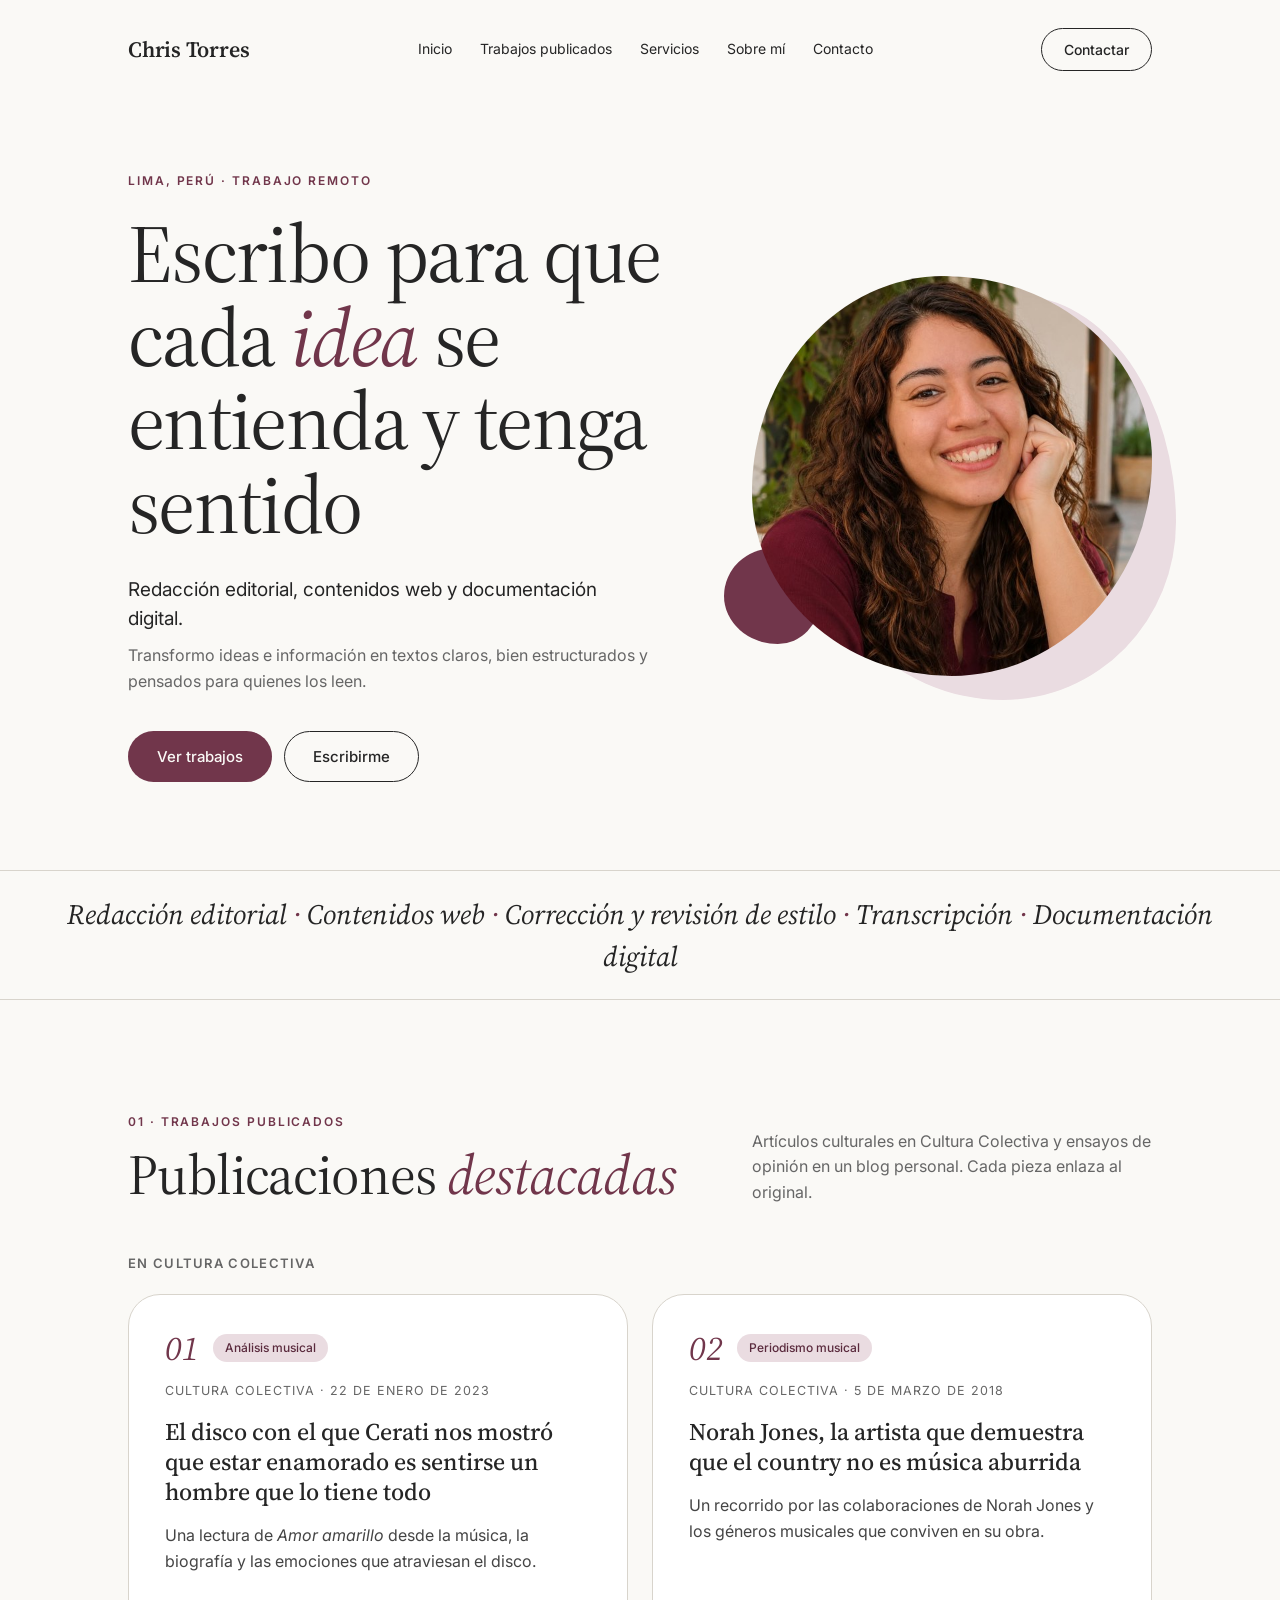
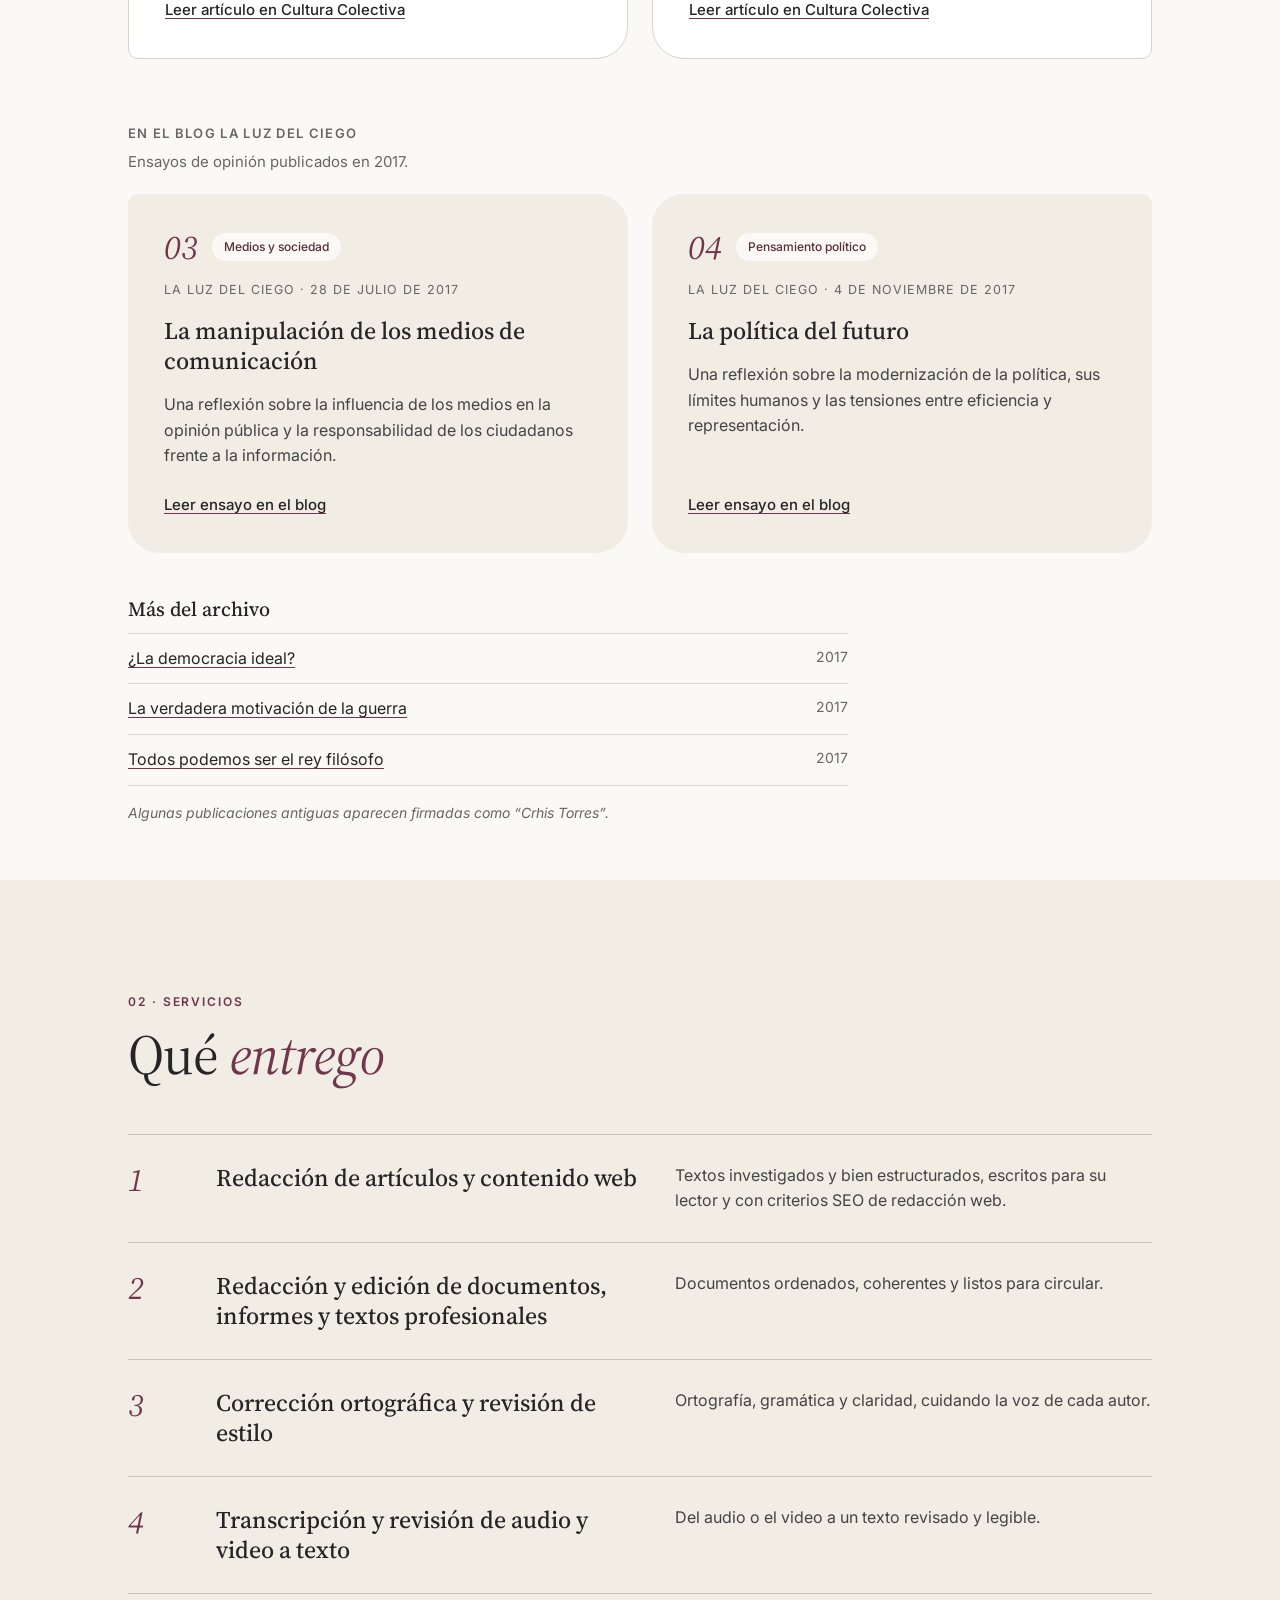
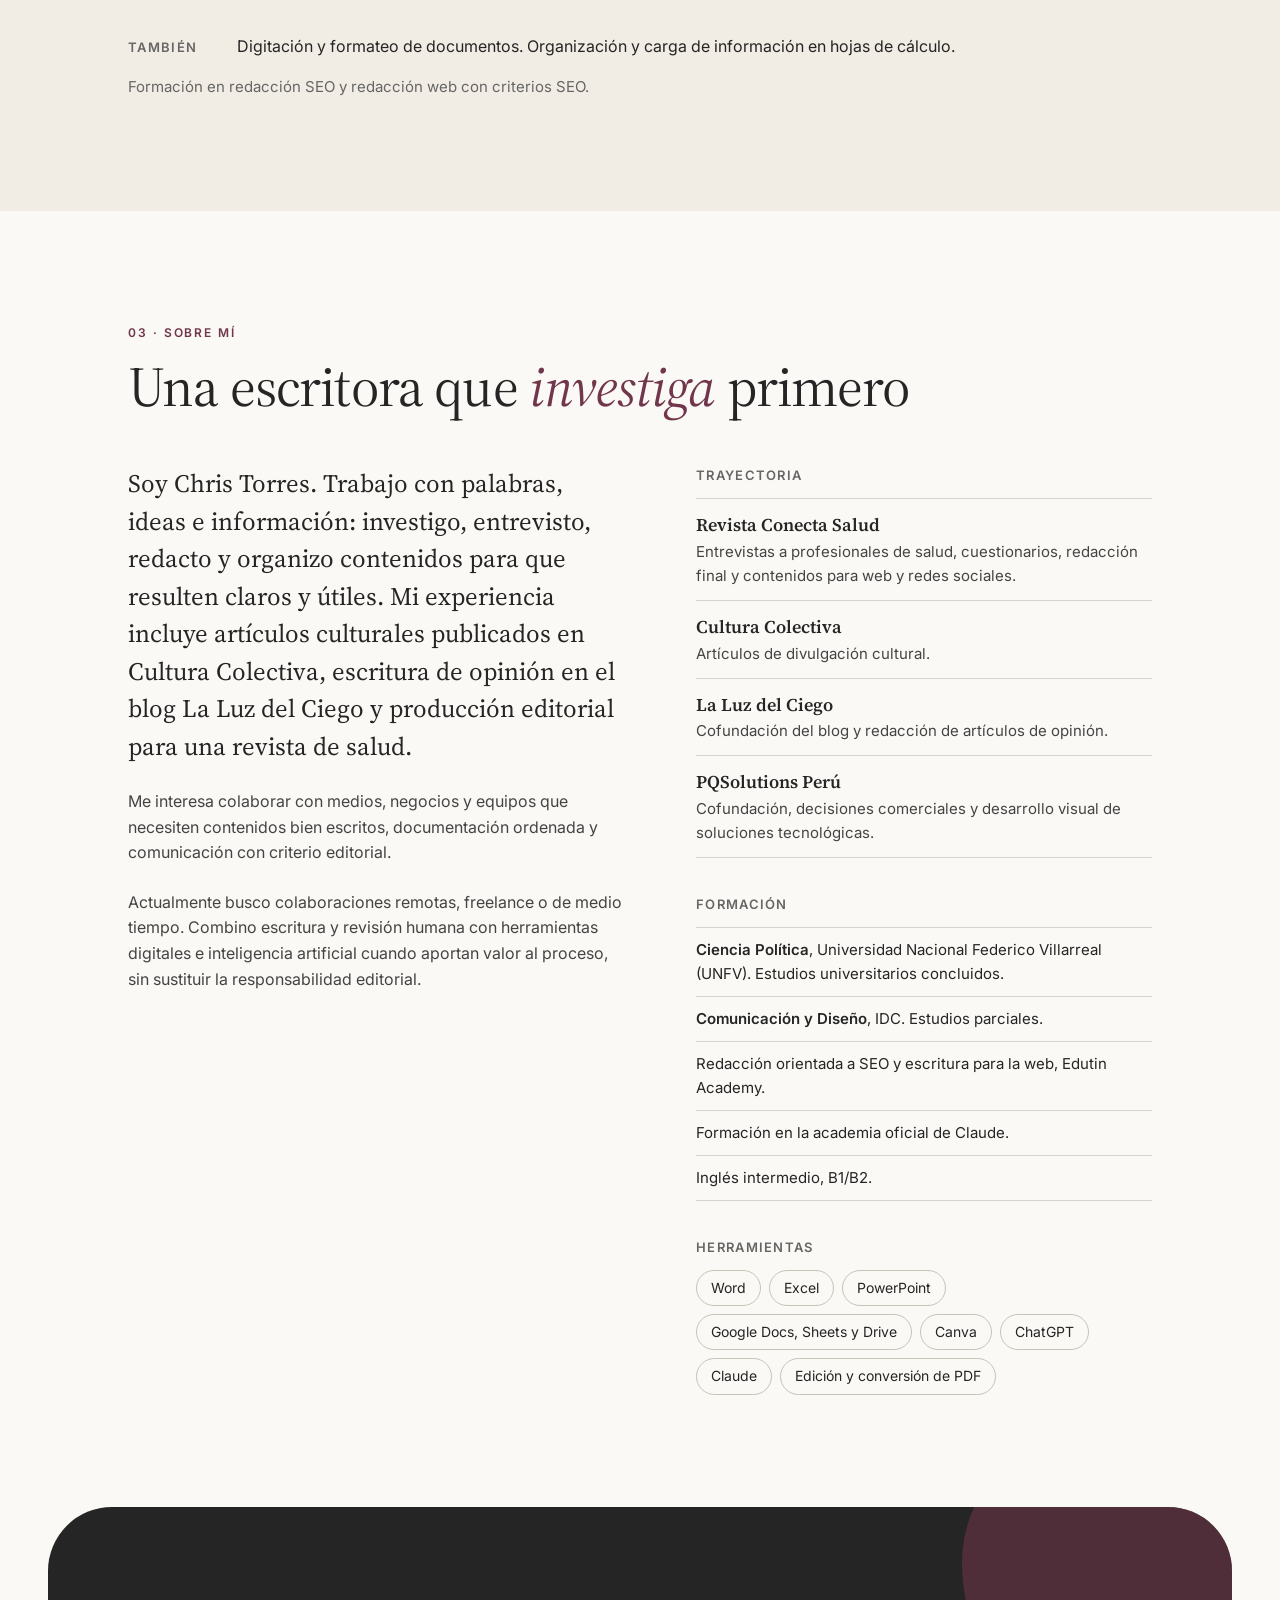
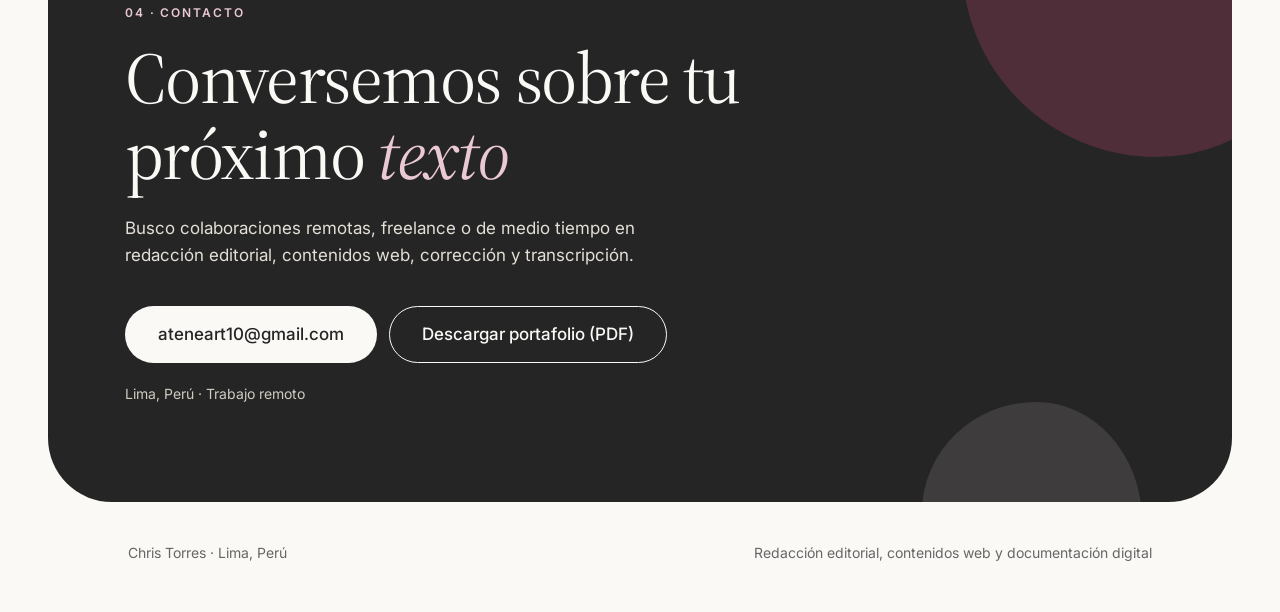
<file: public/index.html>
<!DOCTYPE html>
<html lang="es">
<head>
  <meta charset="utf-8">
  <meta name="viewport" content="width=device-width, initial-scale=1">
  <title>Chris Torres, portafolio de redacción</title>
  <meta name="description" content="Chris Torres: redacción editorial, contenidos web, corrección de estilo, transcripción y documentación digital. Lima, Perú. Trabajo remoto.">
  <meta name="author" content="Chris Torres">
  <meta name="theme-color" content="#FAF9F6">
  <meta property="og:type" content="website">
  <meta property="og:locale" content="es_PE">
  <meta property="og:title" content="Chris Torres, portafolio de redacción">
  <meta property="og:description" content="Redacción editorial, contenidos web y documentación digital. Lima, Perú. Trabajo remoto.">
  <meta property="og:url" content="https://chris-torres.pages.dev/">
  <meta property="og:image" content="https://chris-torres.pages.dev/assets/img/chris-torres.jpg">
  <meta property="og:image:alt" content="Fotografía de Chris Torres">
  <meta name="twitter:card" content="summary">
  <link rel="canonical" href="https://chris-torres.pages.dev/">
  <link rel="icon" href="favicon.svg" type="image/svg+xml">
  <link rel="preconnect" href="https://fonts.googleapis.com">
  <link rel="preconnect" href="https://fonts.gstatic.com" crossorigin>
  <link rel="stylesheet" href="https://fonts.googleapis.com/css2?family=Inter:wght@400;500;600&amp;family=Source+Serif+4:ital,wght@0,400;0,500;0,600;1,400&amp;display=swap">
  <link rel="stylesheet" href="assets/css/styles.css">
  <script src="assets/js/main.js"></script>
  <script type="application/ld+json">
  {
    "@context": "https://schema.org",
    "@type": "Person",
    "name": "Chris Torres",
    "url": "https://chris-torres.pages.dev/",
    "image": "https://chris-torres.pages.dev/assets/img/chris-torres.jpg",
    "jobTitle": "Redactora editorial y de contenidos web",
    "email": "mailto:ateneart10@gmail.com",
    "address": { "@type": "PostalAddress", "addressLocality": "Lima", "addressCountry": "PE" },
    "knowsLanguage": ["es", "en"]
  }
  </script>
</head>
<body>
<a class="skip-link" href="#contenido">Saltar al contenido</a>

<div class="container">
  <header class="site-header">
    <a class="brand" href="#inicio">Chris Torres</a>
    <button class="nav-toggle" type="button" aria-expanded="false" aria-controls="menu-principal">
      <span class="nav-toggle__bars" aria-hidden="true"></span>
      <span class="nav-toggle__label">Menú</span>
    </button>
    <nav class="site-nav" id="menu-principal" aria-label="Principal">
      <ul class="nav-list">
        <li><a href="#inicio">Inicio</a></li>
        <li><a href="#trabajos">Trabajos publicados</a></li>
        <li><a href="#servicios">Servicios</a></li>
        <li><a href="#sobre-mi">Sobre mí</a></li>
        <li><a href="#contacto">Contacto</a></li>
      </ul>
    </nav>
    <a class="btn btn--outline header-cta" href="mailto:ateneart10@gmail.com">Contactar</a>
  </header>
</div>

<main id="contenido" tabindex="-1">

  <div class="container">
    <section id="inicio" class="hero" aria-labelledby="hero-titulo">
      <div class="hero__text">
        <p class="eyebrow">Lima, Perú · Trabajo remoto</p>
        <h1 id="hero-titulo" class="hero__title">Escribo para que cada <em>idea</em> se entienda y tenga sentido</h1>
        <p class="hero__lead">Redacción editorial, contenidos web y documentación digital.</p>
        <p class="hero__sub">Transformo ideas e información en textos claros, bien estructurados y pensados para quienes los leen.</p>
        <div class="actions">
          <a class="btn btn--primary" href="#trabajos">Ver trabajos</a>
          <a class="btn btn--outline" href="mailto:ateneart10@gmail.com">Escribirme</a>
        </div>
      </div>
      <div class="hero__media">
        <div class="blob blob--back" aria-hidden="true"></div>
        <div class="blob blob--dot" aria-hidden="true"></div>
        <img class="hero__photo" src="assets/img/chris-torres.jpg" width="600" height="600" alt="Fotografía de Chris Torres" fetchpriority="high">
      </div>
    </section>
  </div>

  <p class="strip">
    Redacción editorial <span aria-hidden="true">·</span> Contenidos web <span aria-hidden="true">·</span> Corrección y revisión de estilo <span aria-hidden="true">·</span> Transcripción <span aria-hidden="true">·</span> Documentación digital
  </p>

  <div class="container">
    <section id="trabajos" class="section section--works" aria-labelledby="trabajos-titulo">
      <div class="section-head">
        <div>
          <p class="eyebrow eyebrow--section">01 · Trabajos publicados</p>
          <h2 id="trabajos-titulo" class="section-title">Publicaciones <em>destacadas</em></h2>
        </div>
        <p class="section-head__intro">Artículos culturales en Cultura Colectiva y ensayos de opinión en un blog personal. Cada pieza enlaza al original.</p>
      </div>

      <h3 class="label">En Cultura Colectiva</h3>
      <div class="cards">
        <article class="card card--outline card--r1">
          <div class="card__top">
            <span class="card__num" aria-hidden="true">01</span>
            <span class="tag">Análisis musical</span>
          </div>
          <p class="card__meta">Cultura Colectiva · <time datetime="2023-01-22">22 de enero de 2023</time></p>
          <h4 class="card__title">El disco con el que Cerati nos mostró que estar enamorado es sentirse un hombre que lo tiene todo</h4>
          <p class="card__desc">Una lectura de <em>Amor amarillo</em> desde la música, la biografía y las emociones que atraviesan el disco.</p>
          <a class="card__link" href="https://culturacolectiva.com/entretenimiento/musica/amor-amarillo-disco-de-gustavo-cerati/" target="_blank" rel="noopener noreferrer">Leer artículo en Cultura Colectiva<span class="sr-only">: el disco con el que Cerati nos mostró que estar enamorado (se abre en una pestaña nueva)</span></a>
        </article>

        <article class="card card--outline card--r2">
          <div class="card__top">
            <span class="card__num" aria-hidden="true">02</span>
            <span class="tag">Periodismo musical</span>
          </div>
          <p class="card__meta">Cultura Colectiva · <time datetime="2018-03-05">5 de marzo de 2018</time></p>
          <h4 class="card__title">Norah Jones, la artista que demuestra que el country no es música aburrida</h4>
          <p class="card__desc">Un recorrido por las colaboraciones de Norah Jones y los géneros musicales que conviven en su obra.</p>
          <a class="card__link" href="https://culturacolectiva.com/entretenimiento/musica/norah-jones-album-featuring-el-country-no-es-musica-aburrida/" target="_blank" rel="noopener noreferrer">Leer artículo en Cultura Colectiva<span class="sr-only">: Norah Jones, la artista que demuestra que el country no es música aburrida (se abre en una pestaña nueva)</span></a>
        </article>
      </div>

      <h3 class="label label--spaced">En el blog La Luz del Ciego</h3>
      <p class="label-note">Ensayos de opinión publicados en 2017.</p>
      <div class="cards">
        <article class="card card--sand card--r3">
          <div class="card__top">
            <span class="card__num" aria-hidden="true">03</span>
            <span class="tag tag--light">Medios y sociedad</span>
          </div>
          <p class="card__meta">La Luz del Ciego · <time datetime="2017-07-28">28 de julio de 2017</time></p>
          <h4 class="card__title">La manipulación de los medios de comunicación</h4>
          <p class="card__desc">Una reflexión sobre la influencia de los medios en la opinión pública y la responsabilidad de los ciudadanos frente a la información.</p>
          <a class="card__link" href="https://laluzdelciego.wordpress.com/2017/07/28/la-manipulacion-de-los-medios-de-comunicacion/" target="_blank" rel="noopener noreferrer">Leer ensayo en el blog<span class="sr-only">: La manipulación de los medios de comunicación (se abre en una pestaña nueva)</span></a>
        </article>

        <article class="card card--sand card--r4">
          <div class="card__top">
            <span class="card__num" aria-hidden="true">04</span>
            <span class="tag tag--light">Pensamiento político</span>
          </div>
          <p class="card__meta">La Luz del Ciego · <time datetime="2017-11-04">4 de noviembre de 2017</time></p>
          <h4 class="card__title">La política del futuro</h4>
          <p class="card__desc">Una reflexión sobre la modernización de la política, sus límites humanos y las tensiones entre eficiencia y representación.</p>
          <a class="card__link" href="https://laluzdelciego.wordpress.com/2017/11/04/la-politica-del-futuro/" target="_blank" rel="noopener noreferrer">Leer ensayo en el blog<span class="sr-only">: La política del futuro (se abre en una pestaña nueva)</span></a>
        </article>
      </div>

      <div class="archive">
        <h3 class="archive__title">Más del archivo</h3>
        <ul class="archive__list">
          <li><a href="https://laluzdelciego.wordpress.com/2017/07/28/la-democracia-ideal/">¿La democracia ideal?</a><span>2017</span></li>
          <li><a href="https://laluzdelciego.wordpress.com/2017/09/13/la-verdadera-motivacion-de-la-guerra/">La verdadera motivación de la guerra</a><span>2017</span></li>
          <li><a href="https://laluzdelciego.wordpress.com/2017/08/11/todos-podemos-ser-el-rey-filosofo/">Todos podemos ser el rey filósofo</a><span>2017</span></li>
        </ul>
        <p class="archive__note">Algunas publicaciones antiguas aparecen firmadas como “Crhis Torres”.</p>
      </div>
    </section>
  </div>

  <section id="servicios" class="services" aria-labelledby="servicios-titulo">
    <div class="container">
      <p class="eyebrow eyebrow--section">02 · Servicios</p>
      <h2 id="servicios-titulo" class="section-title section-title--spaced">Qué <em>entrego</em></h2>

      <ol class="service-list">
        <li class="service">
          <span class="service__num" aria-hidden="true">1</span>
          <h3 class="service__title">Redacción de artículos y contenido web</h3>
          <p class="service__desc">Textos investigados y bien estructurados, escritos para su lector y con criterios SEO de redacción web.</p>
        </li>
        <li class="service">
          <span class="service__num" aria-hidden="true">2</span>
          <h3 class="service__title">Redacción y edición de documentos, informes y textos profesionales</h3>
          <p class="service__desc">Documentos ordenados, coherentes y listos para circular.</p>
        </li>
        <li class="service">
          <span class="service__num" aria-hidden="true">3</span>
          <h3 class="service__title">Corrección ortográfica y revisión de estilo</h3>
          <p class="service__desc">Ortografía, gramática y claridad, cuidando la voz de cada autor.</p>
        </li>
        <li class="service">
          <span class="service__num" aria-hidden="true">4</span>
          <h3 class="service__title">Transcripción y revisión de audio y video a texto</h3>
          <p class="service__desc">Del audio o el video a un texto revisado y legible.</p>
        </li>
      </ol>

      <div class="services__also">
        <h3 class="label label--inline">También</h3>
        <p>Digitación y formateo de documentos. Organización y carga de información en hojas de cálculo.</p>
      </div>
      <p class="services__note">Formación en redacción SEO y redacción web con criterios SEO.</p>
    </div>
  </section>

  <div class="container">
    <section id="sobre-mi" class="section" aria-labelledby="sobre-mi-titulo">
      <p class="eyebrow eyebrow--section">03 · Sobre mí</p>
      <h2 id="sobre-mi-titulo" class="section-title section-title--spaced">Una escritora que <em>investiga</em> primero</h2>
      <div class="about">
        <div class="about__text">
          <p class="about__lead">Soy Chris Torres. Trabajo con palabras, ideas e información: investigo, entrevisto, redacto y organizo contenidos para que resulten claros y útiles. Mi experiencia incluye artículos culturales publicados en Cultura Colectiva, escritura de opinión en el blog La Luz del Ciego y producción editorial para una revista de salud.</p>
          <p>Me interesa colaborar con medios, negocios y equipos que necesiten contenidos bien escritos, documentación ordenada y comunicación con criterio editorial.</p>
          <p>Actualmente busco colaboraciones remotas, freelance o de medio tiempo. Combino escritura y revisión humana con herramientas digitales e inteligencia artificial cuando aportan valor al proceso, sin sustituir la responsabilidad editorial.</p>
        </div>
        <div class="about__aside">
          <h3 class="label">Trayectoria</h3>
          <ul class="rule-list rule-list--timeline">
            <li><strong>Revista Conecta Salud</strong><span>Entrevistas a profesionales de salud, cuestionarios, redacción final y contenidos para web y redes sociales.</span></li>
            <li><strong>Cultura Colectiva</strong><span>Artículos de divulgación cultural.</span></li>
            <li><strong>La Luz del Ciego</strong><span>Cofundación del blog y redacción de artículos de opinión.</span></li>
            <li><strong>PQSolutions Perú</strong><span>Cofundación, decisiones comerciales y desarrollo visual de soluciones tecnológicas.</span></li>
          </ul>

          <h3 class="label">Formación</h3>
          <ul class="rule-list rule-list--small">
            <li><strong>Ciencia Política</strong>, Universidad Nacional Federico Villarreal (UNFV). Estudios universitarios concluidos.</li>
            <li><strong>Comunicación y Diseño</strong>, IDC. Estudios parciales.</li>
            <li>Redacción orientada a SEO y escritura para la web, Edutin Academy.</li>
            <li>Formación en la academia oficial de Claude.</li>
            <li>Inglés intermedio, B1/B2.</li>
          </ul>

          <h3 class="label">Herramientas</h3>
          <ul class="chips">
            <li>Word</li>
            <li>Excel</li>
            <li>PowerPoint</li>
            <li>Google Docs, Sheets y Drive</li>
            <li>Canva</li>
            <li>ChatGPT</li>
            <li>Claude</li>
            <li>Edición y conversión de PDF</li>
          </ul>
        </div>
      </div>
    </section>
  </div>

  <div class="contact-wrap">
    <section id="contacto" class="contact" aria-labelledby="contacto-titulo">
      <div class="blob blob--contact-a" aria-hidden="true"></div>
      <div class="blob blob--contact-b" aria-hidden="true"></div>
      <div class="contact__inner">
        <p class="eyebrow eyebrow--light">04 · Contacto</p>
        <h2 id="contacto-titulo" class="contact__title">Conversemos sobre tu próximo <em>texto</em></h2>
        <p class="contact__lead">Busco colaboraciones remotas, freelance o de medio tiempo en redacción editorial, contenidos web, corrección y transcripción.</p>
        <div class="actions">
          <a class="btn btn--light" href="mailto:ateneart10@gmail.com">ateneart10@gmail.com</a>
          <a class="btn btn--ghost-light" href="chris-torres-portafolio.pdf" download>Descargar portafolio (PDF)</a>
        </div>
        <p class="contact__place">Lima, Perú · Trabajo remoto</p>
      </div>
    </section>
  </div>

</main>

<footer class="site-footer container">
  <span>Chris Torres · Lima, Perú</span>
  <span>Redacción editorial, contenidos web y documentación digital</span>
</footer>
</body>
</html>
</file>
<file: public/assets/css/styles.css>
/* Chris Torres, portafolio de redacción */

:root {
  --bg: #FAF9F6;
  --ink: #252525;
  --body: #444444;
  --muted: #666666;
  --accent: #71364B;
  --accent-dark: #5A2A3D;
  --accent-soft: #EADCE1;
  --sand: #F1ECE4;
  --white: #FFFFFF;
  --line: #D8D4CC;
  --line-strong: #C9C3B8;
  --on-dark-accent: #EBC8D6;
  --on-dark-text: #E4E0D8;
  --on-dark-muted: #D0CBC1;
  --serif: 'Source Serif 4', Georgia, 'Times New Roman', serif;
  --sans: 'Inter', system-ui, -apple-system, 'Segoe UI', Roboto, sans-serif;
  --gutter: clamp(20px, 5vw, 48px);
}

*, *::before, *::after { box-sizing: border-box; }

html {
  scroll-behavior: smooth;
  -webkit-text-size-adjust: 100%;
  text-size-adjust: 100%;
  scroll-padding-top: 16px;
}

body {
  margin: 0;
  background: var(--bg);
  color: var(--ink);
  font-family: var(--sans);
  font-size: 16px;
  line-height: 1.6;
  overflow-x: hidden;
}

img { max-width: 100%; height: auto; display: block; }

h1, h2, h3, h4, p, ul, ol { margin: 0; }

a {
  color: var(--ink);
  text-decoration-color: var(--accent);
  text-underline-offset: 3px;
}
a:hover { color: var(--accent); }

:focus-visible {
  outline: 2px solid var(--accent);
  outline-offset: 3px;
  border-radius: 4px;
}
main:focus { outline: none; }

em { font-style: italic; }

.sr-only {
  position: absolute !important;
  width: 1px; height: 1px;
  padding: 0; margin: -1px;
  overflow: hidden;
  clip: rect(0 0 0 0);
  white-space: nowrap;
  border: 0;
}

.skip-link {
  position: absolute;
  left: 16px;
  top: -80px;
  z-index: 100;
  padding: 12px 20px;
  border-radius: 999px;
  background: var(--ink);
  color: var(--bg);
  font-weight: 500;
  text-decoration: none;
}
.skip-link:focus { top: 16px; color: var(--bg); }

.container {
  max-width: 1120px;
  margin: 0 auto;
  padding: 0 var(--gutter);
}

/* Botones */
.btn {
  display: inline-block;
  text-decoration: none;
  font-weight: 500;
  font-size: 15px;
  line-height: 1.4;
  padding: 14px 28px;
  border-radius: 999px;
  border: 1px solid transparent;
  text-align: center;
  transition: background-color .2s ease, color .2s ease, border-color .2s ease;
}
.btn--primary { background: var(--accent); color: var(--bg); }
.btn--primary:hover { background: var(--accent-dark); color: var(--bg); }
.btn--outline { border-color: var(--ink); }
.btn--outline:hover { background: var(--ink); color: var(--bg); }

/* Cabecera */
.site-header {
  display: flex;
  flex-wrap: wrap;
  justify-content: space-between;
  align-items: center;
  gap: 8px 32px;
  padding: 22px 0;
}
.brand {
  font-family: var(--serif);
  font-size: 22px;
  font-weight: 600;
  letter-spacing: -0.01em;
  text-decoration: none;
  padding: 10px 0;
}
.nav-list {
  display: flex;
  flex-wrap: wrap;
  align-items: center;
  gap: 0 28px;
  list-style: none;
  padding: 0;
  font-size: 14px;
}
.nav-list a {
  display: inline-block;
  padding: 12px 0;
  text-decoration: none;
}
.nav-list a:hover { text-decoration: underline; }
.header-cta { font-size: 14px; padding: 11px 22px; }

.nav-toggle {
  display: none;
  align-items: center;
  gap: 10px;
  min-height: 44px;
  padding: 10px 18px;
  border: 1px solid var(--ink);
  border-radius: 999px;
  background: transparent;
  color: var(--ink);
  font: 500 14px/1 var(--sans);
  cursor: pointer;
}
.nav-toggle__bars,
.nav-toggle__bars::before,
.nav-toggle__bars::after {
  display: block;
  width: 16px;
  height: 1.5px;
  background: currentColor;
  transition: transform .2s ease, opacity .2s ease;
}
.nav-toggle__bars { position: relative; }
.nav-toggle__bars::before,
.nav-toggle__bars::after { content: ""; position: absolute; left: 0; }
.nav-toggle__bars::before { top: -5px; }
.nav-toggle__bars::after { top: 5px; }
.nav-toggle[aria-expanded="true"] .nav-toggle__bars { background: transparent; }
.nav-toggle[aria-expanded="true"] .nav-toggle__bars::before { transform: translateY(5px) rotate(45deg); }
.nav-toggle[aria-expanded="true"] .nav-toggle__bars::after { transform: translateY(-5px) rotate(-45deg); }

@media (max-width: 900px) {
  .js .nav-toggle { display: inline-flex; }
  .js .header-cta { display: none; }
  .js .site-nav { display: none; flex-basis: 100%; }
  .js .site-nav.is-open { display: block; }
  .js .nav-list {
    flex-direction: column;
    align-items: stretch;
    gap: 0;
    font-size: 17px;
    border-top: 1px solid var(--line);
  }
  .js .nav-list a {
    display: block;
    padding: 14px 0;
    border-bottom: 1px solid var(--line);
  }
}

/* Etiquetas y títulos de sección */
.eyebrow {
  margin-bottom: 22px;
  font-size: 12px;
  font-weight: 600;
  letter-spacing: 0.16em;
  text-transform: uppercase;
  color: var(--accent);
}
.eyebrow--section { margin-bottom: 14px; }
.eyebrow--light { margin-bottom: 18px; color: var(--on-dark-accent); }

.section-title {
  font-family: var(--serif);
  font-weight: 400;
  font-size: clamp(34px, 4.6vw, 56px);
  line-height: 1.08;
  letter-spacing: -0.015em;
}
.section-title em, .hero__title em { color: var(--accent); }
.section-title--spaced { margin-bottom: 48px; }

.label {
  margin-bottom: 20px;
  font-size: 13px;
  font-weight: 600;
  letter-spacing: 0.1em;
  text-transform: uppercase;
  color: var(--muted);
}
.label--spaced { margin: 64px 0 6px; }
.label--inline { margin: 0; }
.label-note { margin-bottom: 20px; color: var(--muted); font-size: 15px; }

/* Hero */
.hero {
  display: flex;
  flex-wrap: wrap;
  align-items: center;
  gap: 48px 64px;
  padding: clamp(32px, 6vw, 72px) 0 clamp(48px, 7vw, 88px);
}
.hero__text { flex: 1 1 440px; min-width: 0; }
.hero__title {
  font-family: var(--serif);
  font-weight: 400;
  font-size: clamp(42px, 6.4vw, 84px);
  line-height: 1.02;
  letter-spacing: -0.02em;
}
.hero__lead { margin-top: 28px; max-width: 520px; font-size: 19px; line-height: 1.55; }
.hero__sub { margin-top: 10px; max-width: 520px; color: var(--muted); }

.actions { display: flex; flex-wrap: wrap; gap: 12px; margin-top: 36px; }

.hero__media {
  flex: 0 1 400px;
  min-width: 260px;
  position: relative;
  aspect-ratio: 1 / 1;
  margin: 0 auto;
}
.blob { position: absolute; }
.blob--back {
  top: 5%; right: -6%; bottom: -6%; left: 12%;
  background: var(--accent-soft);
  border-radius: 58% 42% 46% 54% / 46% 56% 44% 54%;
}
.blob--dot {
  left: -7%; bottom: 8%;
  width: 24%;
  aspect-ratio: 1 / 1;
  background: var(--accent);
  border-radius: 52% 48% 44% 56% / 50% 54% 46% 50%;
}
.hero__photo {
  position: absolute;
  inset: 0;
  width: 100%;
  height: 100%;
  object-fit: cover;
  border-radius: 48% 52% 50% 50% / 54% 46% 54% 46%;
}

/* Franja */
.strip {
  border-top: 1px solid var(--line);
  border-bottom: 1px solid var(--line);
  padding: 22px var(--gutter);
  text-align: center;
  font-family: var(--serif);
  font-style: italic;
  font-size: clamp(19px, 2.4vw, 28px);
  line-height: 1.5;
}
.strip span { color: var(--accent); }

/* Secciones */
.section { padding: clamp(64px, 9vw, 112px) 0; }
.section--works { padding-bottom: clamp(32px, 5vw, 56px); }

.section-head {
  display: flex;
  flex-wrap: wrap;
  align-items: flex-end;
  justify-content: space-between;
  gap: 20px 48px;
  margin-bottom: 48px;
}
.section-head__intro { flex: 0 1 400px; color: var(--muted); }

/* Tarjetas de trabajos */
.cards {
  display: grid;
  grid-template-columns: repeat(auto-fit, minmax(min(100%, 320px), 1fr));
  gap: 24px;
}
.card {
  display: flex;
  flex-direction: column;
  gap: 16px;
  padding: clamp(24px, 3vw, 36px);
}
.card--outline { border: 1px solid var(--line); background: var(--white); }
.card--sand { background: var(--sand); }
.card--r1 { border-radius: 32px 32px 32px 10px; }
.card--r2 { border-radius: 32px 32px 10px 32px; }
.card--r3 { border-radius: 10px 32px 32px 32px; }
.card--r4 { border-radius: 32px 10px 32px 32px; }

.card__top { display: flex; flex-wrap: wrap; align-items: center; gap: 8px 14px; }
.card__num {
  font-family: var(--serif);
  font-style: italic;
  font-size: 34px;
  line-height: 1;
  color: var(--accent);
}
.tag {
  font-size: 12px;
  font-weight: 500;
  padding: 4px 12px;
  border-radius: 999px;
  background: var(--accent-soft);
  color: var(--accent-dark);
}
.tag--light { background: var(--bg); }
.card__meta {
  font-size: 12.5px;
  letter-spacing: 0.08em;
  text-transform: uppercase;
  color: var(--muted);
}
.card__title {
  font-family: var(--serif);
  font-weight: 500;
  font-size: 24px;
  line-height: 1.25;
}
.card__desc { color: var(--body); }
.card__link {
  margin-top: auto;
  padding-top: 8px;
  font-weight: 500;
  font-size: 15px;
  align-self: flex-start;
}

/* Archivo */
.archive { margin-top: 40px; max-width: 720px; }
.archive__title {
  margin-bottom: 8px;
  font-family: var(--serif);
  font-weight: 500;
  font-size: 20px;
}
.archive__list { list-style: none; padding: 0; border-bottom: 1px solid var(--line); }
.archive__list li {
  display: flex;
  flex-wrap: wrap;
  justify-content: space-between;
  gap: 4px 16px;
  padding: 12px 0;
  border-top: 1px solid var(--line);
}
.archive__list span { color: var(--muted); font-size: 14px; }
.archive__note { margin-top: 16px; font-size: 14px; font-style: italic; color: var(--muted); }

/* Servicios */
.services {
  background: var(--sand);
  padding: clamp(64px, 9vw, 112px) 0;
}
.service-list { list-style: none; padding: 0; border-bottom: 1px solid var(--line-strong); }
.service {
  display: flex;
  flex-wrap: wrap;
  gap: 8px 32px;
  padding: 28px 0;
  border-top: 1px solid var(--line-strong);
}
.service__num {
  flex: 0 0 56px;
  font-family: var(--serif);
  font-style: italic;
  font-size: 32px;
  line-height: 1.1;
  color: var(--accent);
}
.service__title {
  flex: 1 1 280px;
  font-family: var(--serif);
  font-weight: 500;
  font-size: 24px;
  line-height: 1.25;
}
.service__desc { flex: 1.2 1 300px; color: var(--body); }
.services__also {
  display: flex;
  flex-wrap: wrap;
  gap: 16px 40px;
  margin-top: 40px;
  align-items: baseline;
}
.services__also p { flex: 1 1 280px; }
.services__note { margin-top: 16px; color: var(--muted); font-size: 15px; }

/* Sobre mí */
.about { display: flex; flex-wrap: wrap; gap: 56px 72px; }
.about__text { flex: 1 1 380px; min-width: 0; }
.about__text p { margin-bottom: 24px; color: var(--body); }
.about__text p:last-child { margin-bottom: 0; }
.about__text .about__lead {
  color: var(--ink);
  font-family: var(--serif);
  font-size: clamp(20px, 2.2vw, 25px);
  line-height: 1.5;
}
.about__aside { flex: 1 1 340px; min-width: 0; }
.about__aside .label { margin-bottom: 12px; }

.rule-list {
  list-style: none;
  padding: 0;
  margin-bottom: 36px;
  border-bottom: 1px solid var(--line);
}
.rule-list li { padding: 12px 0; border-top: 1px solid var(--line); }
.rule-list--small li { padding: 10px 0; font-size: 15px; }
.rule-list strong { font-weight: 600; }
.rule-list--timeline strong {
  display: block;
  font-family: var(--serif);
  font-size: 18px;
}
.rule-list--timeline span { display: block; color: var(--body); font-size: 15px; }

.chips {
  list-style: none;
  padding: 0;
  display: flex;
  flex-wrap: wrap;
  gap: 8px;
}
.chips li {
  font-size: 14px;
  padding: 6px 14px;
  border: 1px solid var(--line-strong);
  border-radius: 999px;
}

/* Contacto */
.contact-wrap { padding: 0 clamp(12px, 3vw, 32px); }
.contact {
  position: relative;
  overflow: hidden;
  max-width: 1184px;
  margin: 0 auto;
  padding: clamp(40px, 8vw, 96px) clamp(24px, 6vw, 80px);
  background: var(--ink);
  color: var(--bg);
  border-radius: clamp(28px, 5vw, 64px);
}
.blob--contact-a {
  right: -90px; top: -110px;
  width: 360px; height: 360px;
  background: var(--accent);
  opacity: 0.55;
  border-radius: 58% 42% 46% 54% / 46% 56% 44% 54%;
}
.blob--contact-b {
  right: 90px; bottom: -120px;
  width: 220px; height: 220px;
  background: var(--accent-soft);
  opacity: 0.12;
  border-radius: 52% 48% 44% 56% / 50% 54% 46% 50%;
}
.contact__inner { position: relative; max-width: 720px; }
.contact__title {
  font-family: var(--serif);
  font-weight: 400;
  font-size: clamp(36px, 6vw, 72px);
  line-height: 1.05;
  letter-spacing: -0.02em;
}
.contact__title em { color: var(--on-dark-accent); }
.contact__lead { margin-top: 24px; max-width: 560px; font-size: 17px; color: var(--on-dark-text); }
.contact .btn { font-size: 17px; padding: 16px 32px; }
.btn--light { background: var(--bg); color: var(--ink); overflow-wrap: anywhere; }
.btn--light:hover { background: var(--accent-soft); color: var(--ink); }
.btn--ghost-light { border-color: var(--bg); color: var(--bg); }
.btn--ghost-light:hover { background: var(--bg); color: var(--ink); }
.contact :focus-visible { outline-color: var(--bg); }
.contact__place { margin-top: 20px; font-size: 14px; color: var(--on-dark-muted); }

/* Pie */
.site-footer {
  display: flex;
  flex-wrap: wrap;
  justify-content: space-between;
  gap: 8px 32px;
  padding-top: 40px;
  padding-bottom: 48px;
  font-size: 14px;
  color: var(--muted);
}

/* Pantallas pequeñas */
@media (max-width: 480px) {
  .hero__media { min-width: 0; flex-basis: 100%; max-width: 340px; }
  .hero__lead { font-size: 18px; }
  .actions .btn { flex: 1 1 auto; }
  .card__title, .service__title { font-size: 22px; }
  .service { gap: 8px 16px; }
  .service__num { flex-basis: 40px; }
}

@media (prefers-reduced-motion: reduce) {
  html { scroll-behavior: auto; }
  *, *::before, *::after { transition: none !important; }
}

@media (forced-colors: active) {
  .btn, .nav-toggle, .tag, .chips li { border: 1px solid; }
  .blob { display: none; }
}

@media print {
  .skip-link, .site-nav, .nav-toggle, .header-cta, .blob { display: none !important; }
  body { background: #fff; }
  .contact { background: #fff; color: var(--ink); border: 1px solid var(--line); }
  .contact__lead, .contact__place { color: var(--body); }
  .card { break-inside: avoid; }
}
</file>
